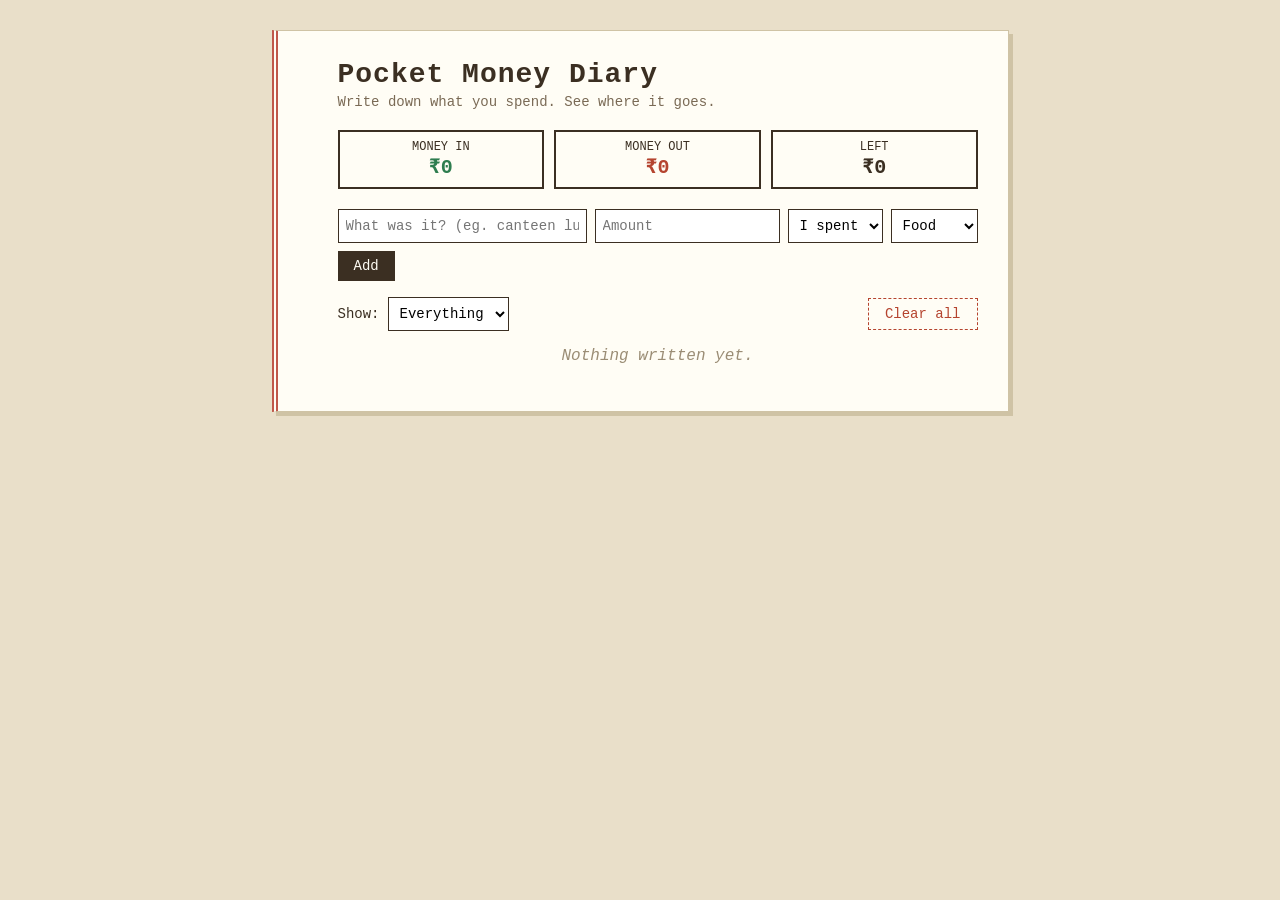
<file: 1-expense-tracker/index.html>
<!DOCTYPE html>
<html lang="en">
<head>
  <meta charset="UTF-8">
  <meta name="viewport" content="width=device-width, initial-scale=1.0">
  <title>Pocket Money Diary</title>
  <link rel="stylesheet" href="css/style.css">
</head>
<body>

  <div class="notebook">
    <h1>Pocket Money Diary</h1>
    <p class="sub">Write down what you spend. See where it goes.</p>

    <!-- three small boxes at the top -->
    <div class="totals">
      <div class="box">
        <span>Money in</span>
        <strong id="incomeTotal">₹0</strong>
      </div>
      <div class="box">
        <span>Money out</span>
        <strong id="expenseTotal">₹0</strong>
      </div>
      <div class="box">
        <span>Left</span>
        <strong id="balance">₹0</strong>
      </div>
    </div>

    <form id="entryForm">
      <input type="text" id="title" placeholder="What was it? (eg. canteen lunch)" required>
      <input type="number" id="amount" placeholder="Amount" min="1" required>

      <select id="type">
        <option value="expense">I spent</option>
        <option value="income">I got</option>
      </select>

      <select id="category">
        <option>Food</option>
        <option>Travel</option>
        <option>Books</option>
        <option>Fun</option>
        <option>Other</option>
      </select>

      <button type="submit">Add</button>
    </form>

    <div class="filterRow">
      <label for="filter">Show:</label>
      <select id="filter">
        <option value="all">Everything</option>
        <option value="Food">Food</option>
        <option value="Travel">Travel</option>
        <option value="Books">Books</option>
        <option value="Fun">Fun</option>
        <option value="Other">Other</option>
      </select>
      <button id="clearBtn" type="button">Clear all</button>
    </div>

    <ul id="list"></ul>
    <p id="emptyMsg">Nothing written yet.</p>
  </div>

  <script src="js/script.js"></script>
</body>
</html>
</file>
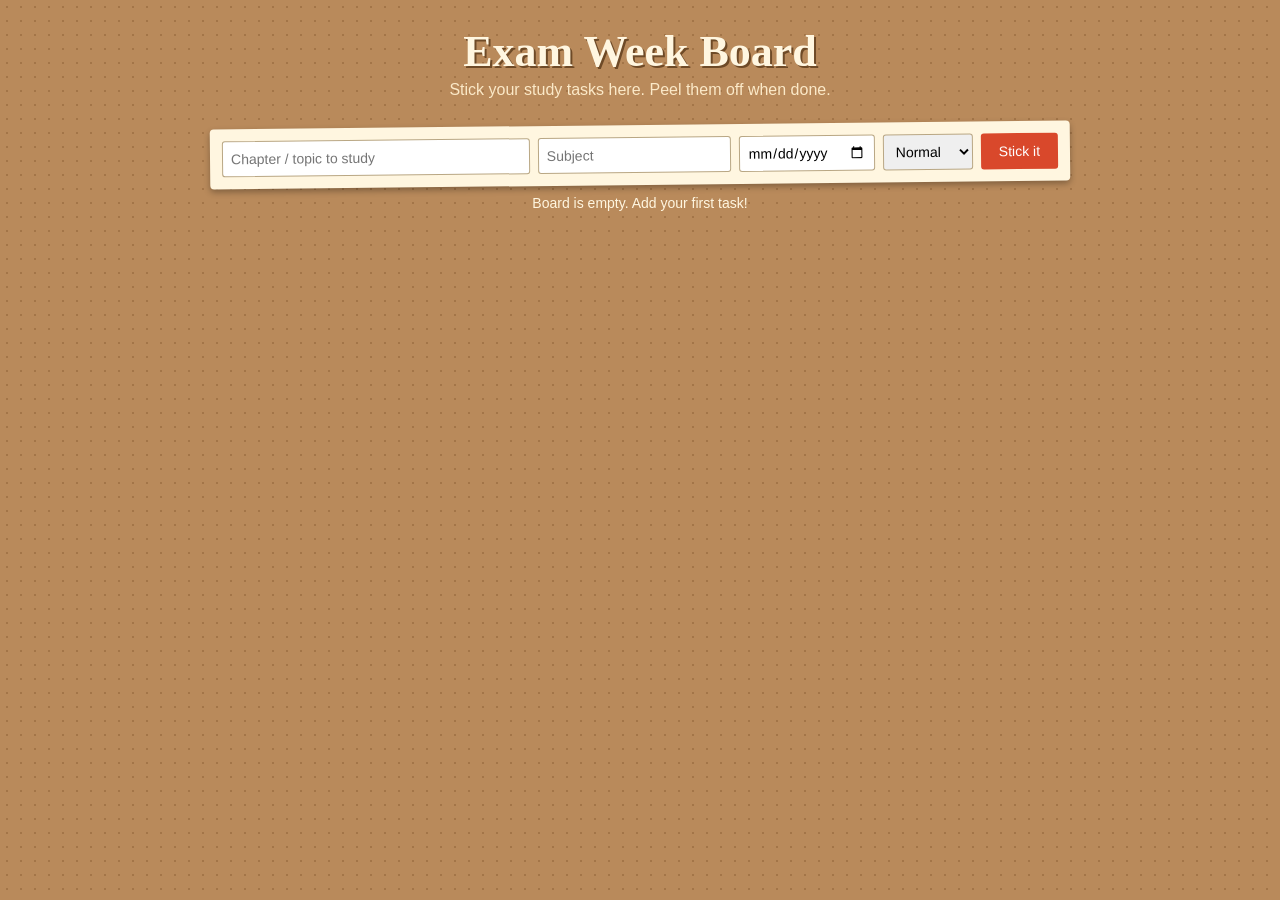
<file: 2-study-planner/index.html>
<!DOCTYPE html>
<html lang="en">
<head>
  <meta charset="UTF-8">
  <meta name="viewport" content="width=device-width, initial-scale=1.0">
  <title>Exam Week Board</title>
  <link rel="stylesheet" href="css/style.css">
</head>
<body>

  <header>
    <h1>Exam Week Board</h1>
    <p>Stick your study tasks here. Peel them off when done.</p>
  </header>

  <section class="addBar">
    <input type="text" id="taskText" placeholder="Chapter / topic to study">
    <input type="text" id="subject" placeholder="Subject">
    <input type="date" id="dueDate">
    <select id="level">
      <option value="high">Urgent</option>
      <option value="mid" selected>Normal</option>
      <option value="low">Relaxed</option>
    </select>
    <button id="addBtn">Stick it</button>
  </section>

  <p id="counter"></p>

  <main id="board"></main>

  <script src="js/script.js"></script>
</body>
</html>
</file>
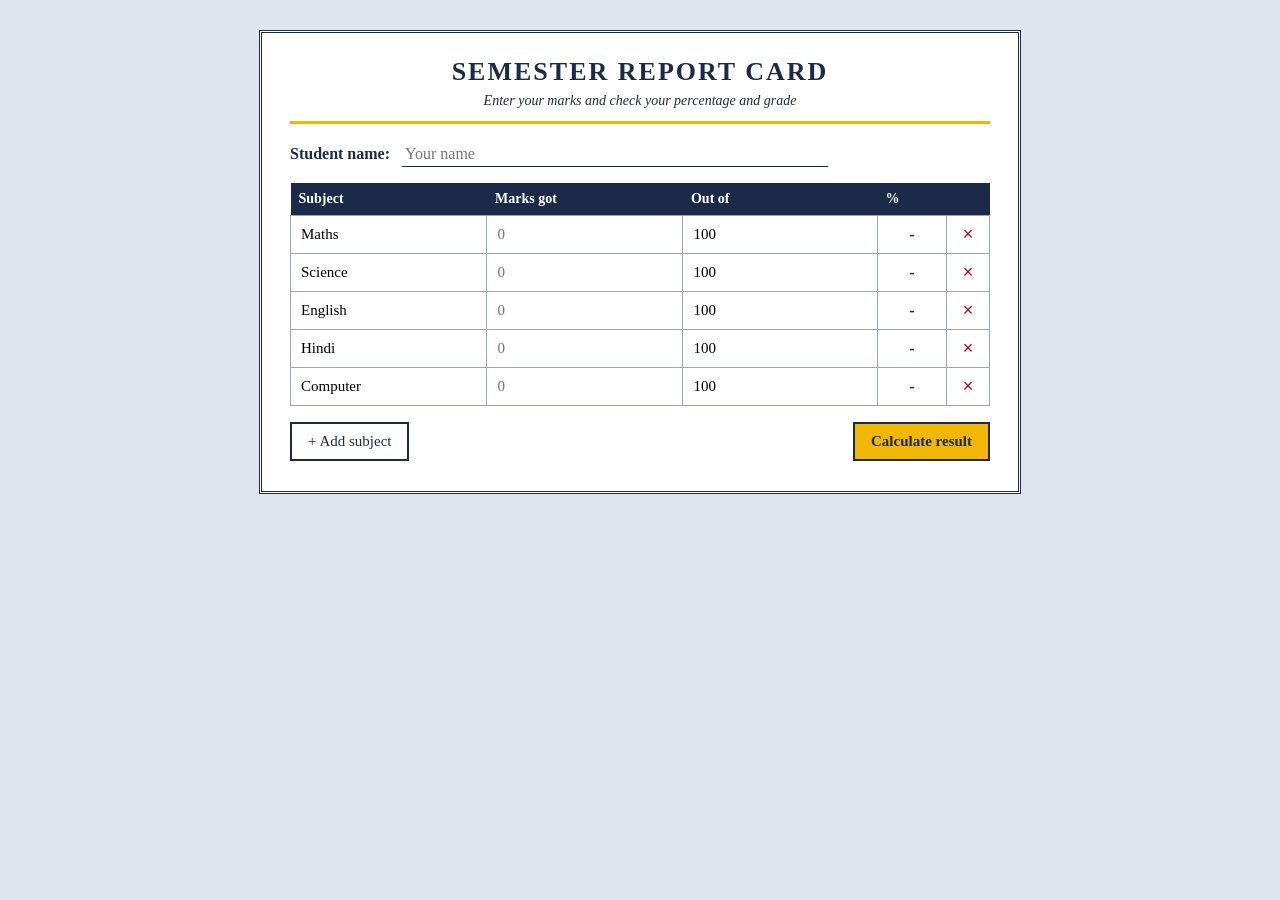
<file: 3-marks-calculator/index.html>
<!DOCTYPE html>
<html lang="en">
<head>
  <meta charset="UTF-8">
  <meta name="viewport" content="width=device-width, initial-scale=1.0">
  <title>Report Card Calculator</title>
  <link rel="stylesheet" href="css/style.css">
</head>
<body>

  <div class="sheet">
    <div class="top">
      <h1>Semester Report Card</h1>
      <p>Enter your marks and check your percentage and grade</p>
    </div>

    <label class="nameRow">
      Student name:
      <input type="text" id="studentName" placeholder="Your name">
    </label>

    <table>
      <thead>
        <tr>
          <th>Subject</th>
          <th>Marks got</th>
          <th>Out of</th>
          <th>%</th>
          <th></th>
        </tr>
      </thead>
      <tbody id="rows"></tbody>
    </table>

    <div class="actions">
      <button id="addRow">+ Add subject</button>
      <button id="calc" class="main">Calculate result</button>
    </div>

    <div id="result" class="hidden">
      <h2 id="resultName"></h2>
      <div class="resultGrid">
        <div><span>Total</span><b id="total"></b></div>
        <div><span>Percentage</span><b id="percent"></b></div>
        <div><span>Grade</span><b id="grade"></b></div>
        <div><span>Status</span><b id="status"></b></div>
      </div>
      <p id="remark"></p>
    </div>
  </div>

  <script src="js/script.js"></script>
</body>
</html>
</file>
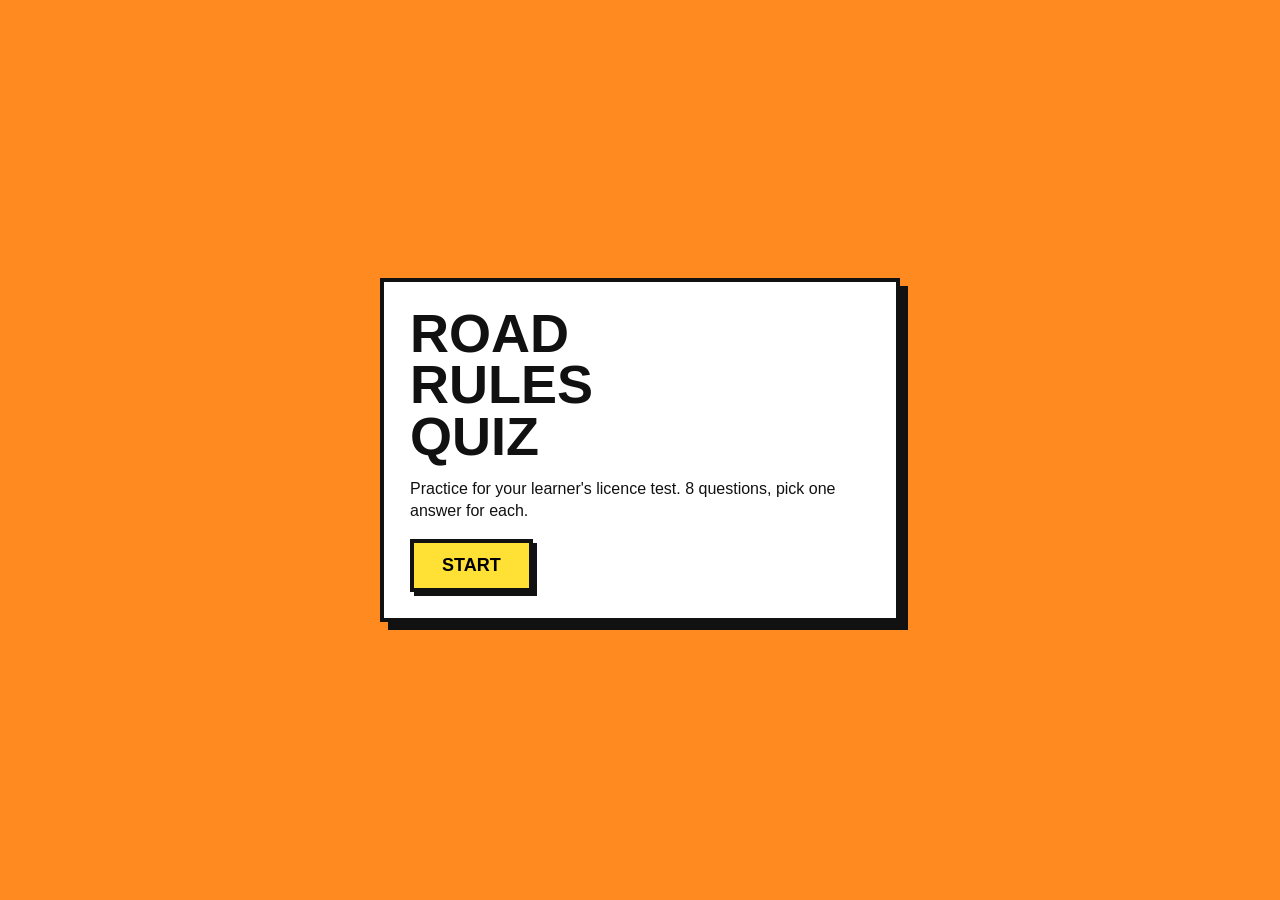
<file: 4-road-rules-quiz/index.html>
<!DOCTYPE html>
<html lang="en">
<head>
  <meta charset="UTF-8">
  <meta name="viewport" content="width=device-width, initial-scale=1.0">
  <title>Road Rules Quiz</title>
  <link rel="stylesheet" href="css/style.css">
</head>
<body>

  <div class="wrap">

    <!-- start screen -->
    <section id="startScreen" class="card">
      <h1>ROAD<br>RULES<br>QUIZ</h1>
      <p>Practice for your learner's licence test. 8 questions, pick one answer for each.</p>
      <button id="startBtn" class="big">Start</button>
    </section>

    <!-- question screen -->
    <section id="quizScreen" class="card hidden">
      <div class="topLine">
        <span id="qNumber"></span>
        <span id="scoreNow"></span>
      </div>
      <div class="bar"><div id="barFill"></div></div>

      <h2 id="question"></h2>
      <div id="options"></div>

      <p id="feedback"></p>
      <button id="nextBtn" class="big hidden">Next</button>
    </section>

    <!-- result screen -->
    <section id="endScreen" class="card hidden">
      <h2>Quiz over</h2>
      <p class="bigScore"><span id="finalScore"></span> / 8</p>
      <p id="finalMsg"></p>
      <button id="againBtn" class="big">Try again</button>
    </section>

  </div>

  <script src="js/script.js"></script>
</body>
</html>
</file>
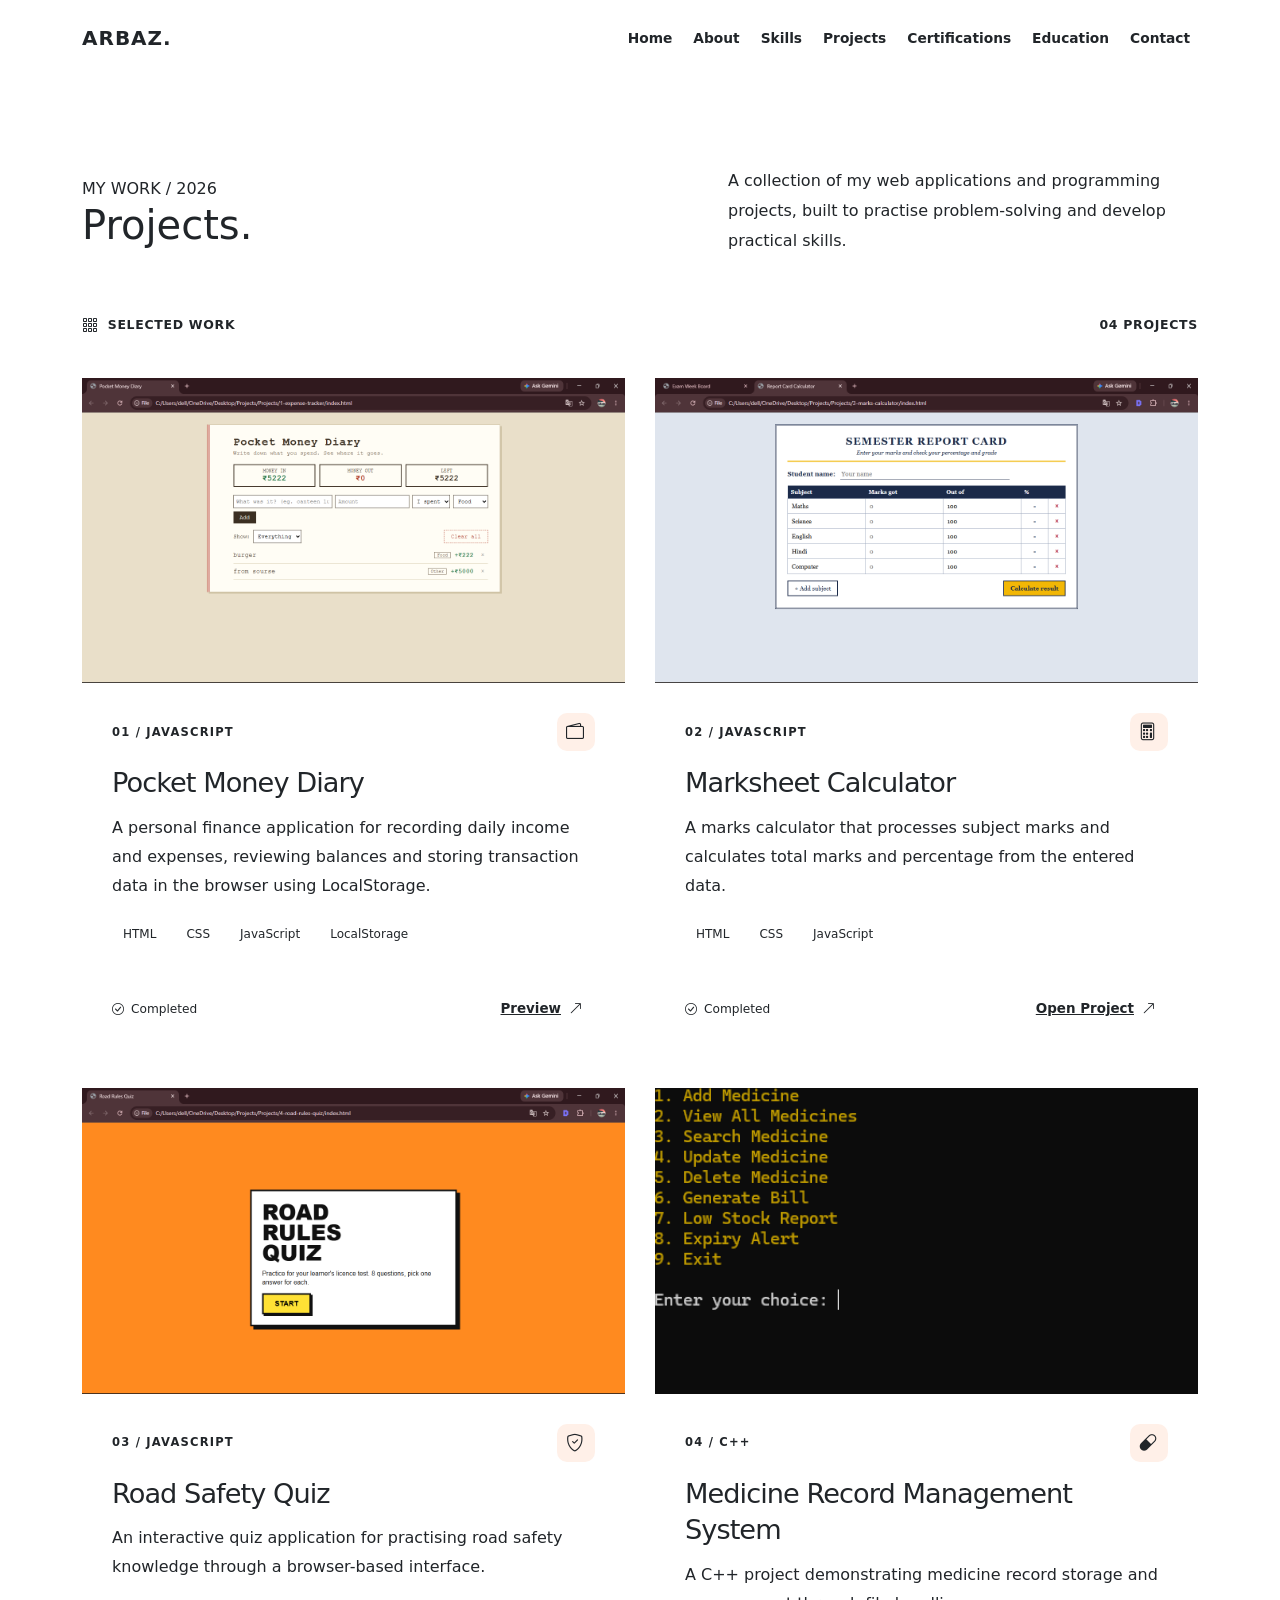
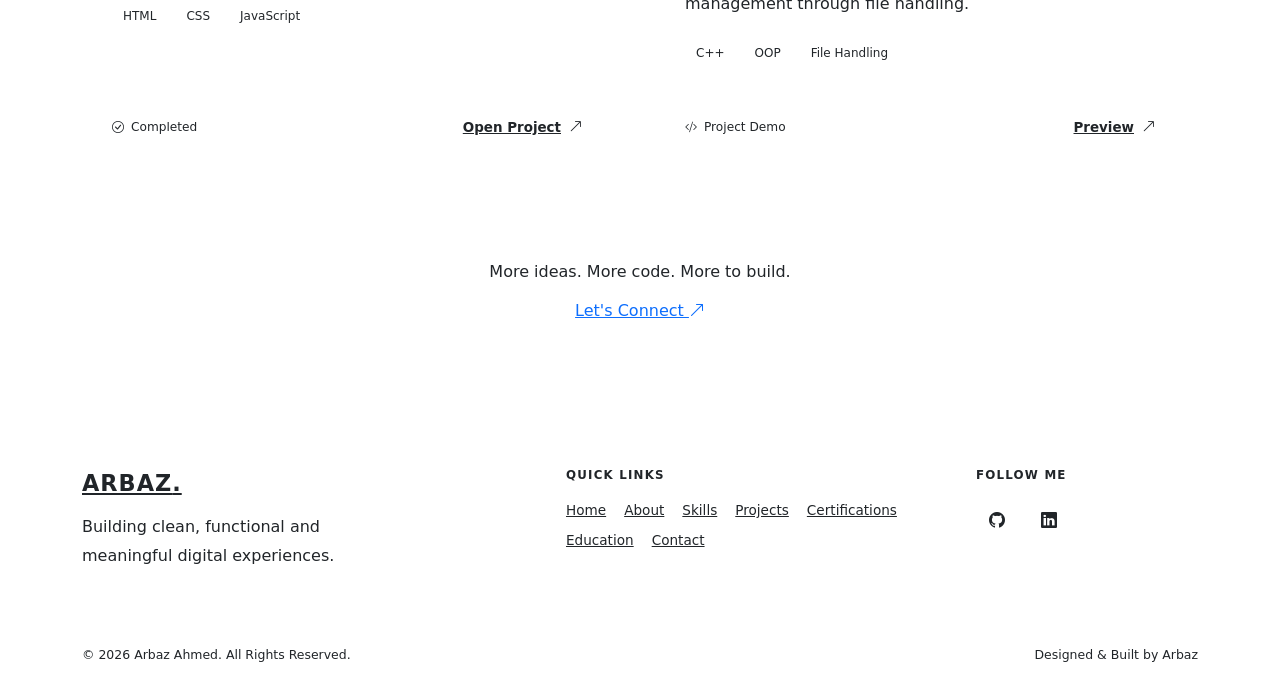
<file: projects.html>
<!DOCTYPE html>
<html lang="en">
<head>
  <meta charset="UTF-8">
  <meta name="viewport" content="width=device-width, initial-scale=1">
  <meta name="description" content="Explore the web development and programming projects built by Arbaz Ahmed.">
  <meta name="theme-color" content="#ffffff">

  <title>Projects | Arbaz Ahmed</title>

  <link rel="preconnect" href="https://fonts.googleapis.com">
  <link rel="preconnect" href="https://fonts.gstatic.com" crossorigin>

  <link href="https://fonts.googleapis.com/css2?family=Inter:wght@400;500;600;700;800&display=swap" rel="stylesheet">
  <link href="https://cdn.jsdelivr.net/npm/bootstrap@5.3.8/dist/css/bootstrap.min.css" rel="stylesheet">
  <link href="https://cdn.jsdelivr.net/npm/bootstrap-icons@1.13.1/font/bootstrap-icons.min.css" rel="stylesheet">
  <link rel="stylesheet" href="style.css">
</head>

<body>

<header class="site-header">
  <nav class="navbar navbar-expand-lg">
    <div class="container">

      <a class="navbar-brand" href="index.html#home">
        ARBAZ<span>.</span>
      </a>

      <button
        class="navbar-toggler"
        type="button"
        data-bs-toggle="collapse"
        data-bs-target="#projectsNavbar"
        aria-controls="projectsNavbar"
        aria-expanded="false"
        aria-label="Toggle navigation">
        <span class="navbar-toggler-icon"></span>
      </button>

      <div class="collapse navbar-collapse" id="projectsNavbar">
        <ul class="navbar-nav ms-auto align-items-lg-center">

          <li class="nav-item">
            <a class="nav-link" href="index.html#home">Home</a>
          </li>

          <li class="nav-item">
            <a class="nav-link" href="index.html#about">About</a>
          </li>

          <li class="nav-item">
            <a class="nav-link" href="index.html#skills">Skills</a>
          </li>

          <li class="nav-item">
            <a class="nav-link active" href="projects.html" aria-current="page">Projects</a>
          </li>

          <li class="nav-item">
            <a class="nav-link" href="index.html#certifications">Certifications</a>
          </li>

          <li class="nav-item">
            <a class="nav-link" href="index.html#resume">Education</a>
          </li>

          <li class="nav-item">
            <a class="nav-link" href="index.html#contact">Contact</a>
          </li>

        </ul>
      </div>

    </div>
  </nav>
</header>

<main>

  <section class="all-projects-page page-section">
    <div class="container">

      <div class="all-projects-heading">
        <div>
          <span class="section-number">MY WORK / 2026</span>
          <h1 class="section-title">Projects<span>.</span></h1>
        </div>

        <p>
          A collection of my web applications and programming projects,
          built to practise problem-solving and develop practical skills.
        </p>
      </div>

      <div class="projects-toolbar">
        <span><i class="bi bi-grid-3x3-gap"></i> Selected Work</span>
        <span>04 Projects</span>
      </div>

      <div class="all-projects-grid">

        <!-- Pocket Money Diary -->
        <article class="all-project-card">
          <a class="project-card-image" href="1-expense-tracker/index.html" target="_blank" rel="noopener noreferrer" aria-label="View Pocket Money Diary screenshot">
            <img src="assets/Money.jpeg" alt="Pocket Money Diary project preview" loading="lazy">
            <span class="project-image-action"><i class="bi bi-arrows-fullscreen"></i></span>
          </a>

          <div class="all-project-card-content">
            <div class="project-card-meta">
              <span>01 / JAVASCRIPT</span>
              <i class="bi bi-wallet2"></i>
            </div>

            <h2>Pocket Money Diary</h2>

            <p>
              A personal finance application for recording daily income
              and expenses, reviewing balances and storing transaction
              data in the browser using LocalStorage.
            </p>

            <div class="tag-list">
              <span>HTML</span>
              <span>CSS</span>
              <span>JavaScript</span>
              <span>LocalStorage</span>
            </div>

            <div class="project-card-actions">
              <span class="project-status">
                <i class="bi bi-check-circle"></i> Completed
              </span>
              <a class="project-action-link" href="1-expense-tracker/index.html" target="_blank" rel="noopener noreferrer">
                Preview <i class="bi bi-arrow-up-right"></i>
              </a>
            </div>
          </div>
        </article>

        <!-- Marksheet Calculator -->
        <article class="all-project-card">
          <a class="project-card-image" href="3-marks-calculator/index.html" aria-label="Open Marksheet Calculator">
            <img src="assets/mcal.png" alt="Marksheet Calculator project preview" loading="lazy">
            <span class="project-image-action"><i class="bi bi-arrow-up-right"></i></span>
          </a>

          <div class="all-project-card-content">
            <div class="project-card-meta">
              <span>02 / JAVASCRIPT</span>
              <i class="bi bi-calculator"></i>
            </div>

            <h2>Marksheet Calculator</h2>

            <p>
              A marks calculator that processes subject marks and
              calculates total marks and percentage from the entered data.
            </p>

            <div class="tag-list">
              <span>HTML</span>
              <span>CSS</span>
              <span>JavaScript</span>
            </div>

            <div class="project-card-actions">
              <span class="project-status">
                <i class="bi bi-check-circle"></i> Completed
              </span>
              <a class="project-action-link" href="3-marks-calculator/index.html">
                Open Project <i class="bi bi-arrow-up-right"></i>
              </a>
            </div>
          </div>
        </article>

        <!-- Road Safety Quiz -->
        <article class="all-project-card">
          <a class="project-card-image" href="4-road-rules-quiz/index.html" aria-label="Open Road Safety Quiz">
            <img src="assets/rq.png" alt="Road Safety Quiz project preview" loading="lazy">
            <span class="project-image-action"><i class="bi bi-arrow-up-right"></i></span>
          </a>

          <div class="all-project-card-content">
            <div class="project-card-meta">
              <span>03 / JAVASCRIPT</span>
              <i class="bi bi-shield-check"></i>
            </div>

            <h2>Road Safety Quiz</h2>

            <p>
              An interactive quiz application for practising road safety
              knowledge through a browser-based interface.
            </p>

            <div class="tag-list">
              <span>HTML</span>
              <span>CSS</span>
              <span>JavaScript</span>
            </div>

            <div class="project-card-actions">
              <span class="project-status">
                <i class="bi bi-check-circle"></i> Completed
              </span>
              <a class="project-action-link" href="4-road-rules-quiz/index.html">
                Open Project <i class="bi bi-arrow-up-right"></i>
              </a>
            </div>
          </div>
        </article>

        <!-- Medicine Record Management System -->
        <article class="all-project-card">
          <a class="project-card-image" href="smart-medica-system/MAIN.CPP" target="_blank" rel="noopener noreferrer" aria-label="View Medicine Record Management System screenshot">
            <img src="assets/sms.png" alt="Medicine Record Management System project preview" loading="lazy">
            <span class="project-image-action"><i class="bi bi-arrows-fullscreen"></i></span>
          </a>

          <div class="all-project-card-content">
            <div class="project-card-meta">
              <span>04 / C++</span>
              <i class="bi bi-capsule"></i>
            </div>

            <h2>Medicine Record Management System</h2>

            <p>
              A C++ project demonstrating medicine record storage and
              management through file handling.
            </p>

            <div class="tag-list">
              <span>C++</span>
              <span>OOP</span>
              <span>File Handling</span>
            </div>

            <div class="project-card-actions">
              <span class="project-status">
                <i class="bi bi-code-slash"></i> Project Demo
              </span>
              <a class="project-action-link" href="smart-medica-system/MAIN.CPP" target="_blank" rel="noopener noreferrer">
                Preview <i class="bi bi-arrow-up-right"></i>
              </a>
            </div>
          </div>
        </article>

      </div>

      <div class="projects-end-note">
        <span class="projects-end-line"></span>
        <p>More ideas. More code. More to build.</p>
        <a href="index.html#contact" class="button button-primary">
          Let's Connect <i class="bi bi-arrow-up-right"></i>
        </a>
      </div>

    </div>
  </section>

</main>

<footer class="site-footer">
  <div class="container">

    <div class="footer-top">
      <div class="footer-brand">
        <a href="index.html#home">ARBAZ<span>.</span></a>
        <p>Building clean, functional and meaningful digital experiences.</p>
      </div>

      <div class="footer-navigation">
        <span>QUICK LINKS</span>
        <div class="footer-links">
          <a href="index.html#home">Home</a>
          <a href="index.html#about">About</a>
          <a href="index.html#skills">Skills</a>
          <a href="projects.html">Projects</a>
          <a href="index.html#certifications">Certifications</a>
          <a href="index.html#resume">Education</a>
          <a href="index.html#contact">Contact</a>
        </div>
      </div>

      <div class="footer-social">
        <span>FOLLOW ME</span>
        <div class="footer-social-links">
          <a href="https://github.com/arbazsiddiqui-r" target="_blank" rel="noopener noreferrer" aria-label="GitHub"><i class="bi bi-github"></i></a>
          <a href="https://www.linkedin.com/in/arbaz-siddiqui1" target="_blank" rel="noopener noreferrer" aria-label="LinkedIn"><i class="bi bi-linkedin"></i></a>
        </div>
      </div>
    </div>

    <div class="footer-bottom">
      <p>© <span id="currentYear">2026</span> Arbaz Ahmed. All Rights Reserved.</p>
      <p>Designed &amp; Built by Arbaz</p>
    </div>

  </div>
</footer>

<script src="https://cdn.jsdelivr.net/npm/bootstrap@5.3.8/dist/js/bootstrap.bundle.min.js"></script>
<script src="js/main.js"></script>
</body>
</html>
</file>
<file: 1-expense-tracker/css/style.css>
/* Pocket Money Diary - notebook look */

body {
  margin: 0;
  background: #e9dfc9;
  font-family: "Courier New", Courier, monospace;
  color: #3b2f22;
  padding: 30px 12px;
}

.notebook {
  max-width: 640px;
  margin: 0 auto;
  background: #fffdf5;
  padding: 28px 30px 30px 60px;
  border: 1px solid #cfc3a5;
  border-left: 6px double #c0584a;   /* the red margin line */
  box-shadow: 4px 4px 0 #cfc3a5;
}

h1 {
  margin: 0;
  font-size: 28px;
  letter-spacing: 1px;
}

.sub {
  margin: 4px 0 20px;
  font-size: 14px;
  color: #7a6a55;
}

.totals {
  display: flex;
  gap: 10px;
  margin-bottom: 20px;
}

.box {
  flex: 1;
  border: 2px solid #3b2f22;
  padding: 8px 10px;
  text-align: center;
}

.box span {
  display: block;
  font-size: 12px;
  text-transform: uppercase;
}

.box strong {
  font-size: 20px;
}

#incomeTotal { color: #2e7d4f; }
#expenseTotal { color: #b5442f; }

form {
  display: flex;
  flex-wrap: wrap;
  gap: 8px;
  margin-bottom: 16px;
}

input, select {
  font-family: inherit;
  font-size: 14px;
  padding: 7px;
  border: 1px solid #3b2f22;
  background: #fff;
}

#title { flex: 2 1 200px; }
#amount { flex: 1 1 90px; }

button {
  font-family: inherit;
  font-size: 14px;
  padding: 7px 16px;
  background: #3b2f22;
  color: #fffdf5;
  border: none;
  cursor: pointer;
}

button:hover {
  background: #b5442f;
}

.filterRow {
  display: flex;
  align-items: center;
  gap: 8px;
  margin-bottom: 10px;
  font-size: 14px;
}

#clearBtn {
  margin-left: auto;
  background: transparent;
  color: #b5442f;
  border: 1px dashed #b5442f;
}

#clearBtn:hover {
  background: #b5442f;
  color: #fff;
}

ul {
  list-style: none;
  padding: 0;
  margin: 0;
}

li {
  display: flex;
  align-items: center;
  gap: 10px;
  padding: 9px 0;
  border-bottom: 1px solid #d9cfb4;
}

li .name { flex: 1; }
li .tag {
  font-size: 11px;
  border: 1px solid #7a6a55;
  padding: 1px 6px;
  color: #7a6a55;
}
li .money { font-weight: bold; }
li.expense .money { color: #b5442f; }
li.income .money { color: #2e7d4f; }

li .del {
  padding: 2px 8px;
  background: none;
  color: #999;
  font-size: 16px;
}
li .del:hover { color: #b5442f; background: none; }

#emptyMsg {
  text-align: center;
  color: #9b8d75;
  font-style: italic;
}

@media (max-width: 500px) {
  .notebook { padding-left: 28px; }
  .totals { flex-direction: column; }
}
</file>
<file: 2-study-planner/css/style.css>
/* Exam Week Board - cork board with sticky notes */

* { box-sizing: border-box; }

body {
  margin: 0;
  min-height: 100vh;
  background-color: #b98a5b;
  /* little dots to look like cork */
  background-image: radial-gradient(#a37548 1.5px, transparent 1.5px);
  background-size: 14px 14px;
  font-family: "Trebuchet MS", sans-serif;
  color: #2b2118;
}

header {
  text-align: center;
  padding: 26px 10px 8px;
}

header h1 {
  margin: 0;
  font-family: "Brush Script MT", cursive;
  font-size: 44px;
  color: #fff6e0;
  text-shadow: 2px 2px 0 #6e4a27;
}

header p {
  margin: 4px 0 0;
  color: #fbe9c8;
}

.addBar {
  max-width: 860px;
  margin: 18px auto 10px;
  padding: 12px;
  background: #fff6e0;
  border-radius: 4px;
  display: flex;
  flex-wrap: wrap;
  gap: 8px;
  transform: rotate(-0.6deg);
  box-shadow: 0 3px 6px rgba(0,0,0,0.3);
}

.addBar input, .addBar select {
  padding: 8px;
  font-size: 14px;
  border: 1px solid #b9a784;
  border-radius: 3px;
  font-family: inherit;
}

#taskText { flex: 3 1 200px; }
#subject { flex: 1 1 110px; }

.addBar button {
  background: #d9482b;
  color: white;
  border: none;
  padding: 8px 18px;
  font-size: 14px;
  border-radius: 3px;
  cursor: pointer;
  font-family: inherit;
}
.addBar button:hover { background: #b33a21; }

#counter {
  text-align: center;
  color: #fff6e0;
  font-size: 14px;
  margin: 6px 0 14px;
}

#board {
  max-width: 980px;
  margin: 0 auto;
  padding: 10px 14px 50px;
  display: flex;
  flex-wrap: wrap;
  gap: 22px;
  justify-content: center;
}

.note {
  width: 200px;
  min-height: 170px;
  padding: 16px 14px 12px;
  position: relative;
  box-shadow: 3px 5px 8px rgba(0,0,0,0.3);
  display: flex;
  flex-direction: column;
}

/* every note is tilted a bit differently */
.note:nth-child(3n+1) { transform: rotate(-2deg); }
.note:nth-child(3n+2) { transform: rotate(1.5deg); }
.note:nth-child(3n)   { transform: rotate(-0.5deg); }

.note.high { background: #ffb3a7; }
.note.mid  { background: #ffe680; }
.note.low  { background: #b9e6a8; }

/* the pin */
.note::before {
  content: "";
  position: absolute;
  top: -6px;
  left: 50%;
  width: 14px;
  height: 14px;
  margin-left: -7px;
  border-radius: 50%;
  background: #444;
  box-shadow: 1px 2px 2px rgba(0,0,0,0.4);
}

.note .subj {
  font-size: 11px;
  text-transform: uppercase;
  letter-spacing: 1px;
  opacity: 0.7;
}

.note .text {
  flex: 1;
  font-size: 17px;
  margin: 6px 0;
  line-height: 1.25;
}

.note .due {
  font-size: 12px;
}

.note .late {
  color: #a30000;
  font-weight: bold;
}

.note .buttons {
  margin-top: 8px;
  display: flex;
  justify-content: space-between;
}

.note .buttons button {
  background: rgba(0,0,0,0.12);
  border: none;
  padding: 4px 9px;
  font-size: 12px;
  cursor: pointer;
  border-radius: 3px;
}
.note .buttons button:hover { background: rgba(0,0,0,0.25); }

.note.done .text {
  text-decoration: line-through;
  opacity: 0.5;
}
.note.done { filter: grayscale(0.7); }
</file>
<file: 3-marks-calculator/css/style.css>
/* Report Card Calculator - looks like a school mark sheet */

body {
  margin: 0;
  background: #dfe5ee;
  font-family: Georgia, "Times New Roman", serif;
  color: #1b2a49;
  padding: 30px 12px;
}

.sheet {
  max-width: 700px;
  margin: 0 auto;
  background: #fff;
  border: 3px double #1b2a49;
  padding: 24px 28px 30px;
}

.top {
  text-align: center;
  border-bottom: 3px solid #f2b705;
  padding-bottom: 12px;
  margin-bottom: 18px;
}

.top h1 {
  margin: 0;
  font-size: 26px;
  text-transform: uppercase;
  letter-spacing: 2px;
}

.top p {
  margin: 6px 0 0;
  font-style: italic;
  font-size: 14px;
}

.nameRow {
  display: block;
  margin-bottom: 16px;
  font-weight: bold;
}

.nameRow input {
  margin-left: 8px;
  width: 60%;
  border: none;
  border-bottom: 1px solid #1b2a49;
  font-family: inherit;
  font-size: 16px;
  padding: 3px;
  outline: none;
}

table {
  width: 100%;
  border-collapse: collapse;
}

th {
  background: #1b2a49;
  color: #fff;
  padding: 8px;
  font-size: 14px;
  text-align: left;
}

td {
  border: 1px solid #9aa5bb;
  padding: 4px;
}

td input {
  width: 100%;
  box-sizing: border-box;
  border: none;
  padding: 6px;
  font-family: inherit;
  font-size: 15px;
  background: transparent;
}

td input:focus {
  outline: 2px solid #f2b705;
}

td.pct {
  text-align: center;
  width: 60px;
  font-weight: bold;
}

td.rm {
  width: 34px;
  text-align: center;
}

.rm button {
  border: none;
  background: none;
  color: #b00020;
  font-size: 18px;
  cursor: pointer;
}

.actions {
  margin-top: 16px;
  display: flex;
  justify-content: space-between;
}

.actions button {
  font-family: inherit;
  font-size: 15px;
  padding: 9px 16px;
  border: 2px solid #1b2a49;
  background: #fff;
  color: #1b2a49;
  cursor: pointer;
}

.actions button:hover {
  background: #eef1f7;
}

.actions button.main {
  background: #f2b705;
  font-weight: bold;
}

.actions button.main:hover {
  background: #d9a200;
}

#result {
  margin-top: 24px;
  border: 2px solid #1b2a49;
  padding: 14px 18px;
}

#result h2 {
  margin: 0 0 12px;
  font-size: 20px;
}

.resultGrid {
  display: grid;
  grid-template-columns: repeat(4, 1fr);
  gap: 10px;
  text-align: center;
}

.resultGrid span {
  display: block;
  font-size: 12px;
  text-transform: uppercase;
  color: #55607a;
}

.resultGrid b {
  font-size: 22px;
}

#remark {
  margin: 14px 0 0;
  font-style: italic;
}

.hidden { display: none; }
.pass { color: #1b7a3a; }
.fail { color: #b00020; }

@media (max-width: 520px) {
  .resultGrid { grid-template-columns: 1fr 1fr; }
  .nameRow input { width: 90%; margin: 6px 0 0; }
}
</file>
<file: 4-road-rules-quiz/css/style.css>
/* Road Rules Quiz - bold, flat, thick black borders */

* { box-sizing: border-box; }

body {
  margin: 0;
  min-height: 100vh;
  background: #ff8a1f;
  font-family: Arial, Helvetica, sans-serif;
  display: flex;
  align-items: center;
  justify-content: center;
  padding: 20px;
  color: #111;
}

.wrap {
  width: 100%;
  max-width: 520px;
}

.card {
  background: #fff;
  border: 4px solid #111;
  box-shadow: 8px 8px 0 #111;
  padding: 26px;
}

h1 {
  font-size: 54px;
  line-height: 0.95;
  margin: 0 0 14px;
  font-weight: 900;
}

h2 {
  margin: 14px 0;
  font-size: 22px;
  line-height: 1.3;
}

p { line-height: 1.4; }

.big {
  font-size: 18px;
  font-weight: bold;
  padding: 12px 28px;
  background: #ffe135;
  border: 4px solid #111;
  box-shadow: 4px 4px 0 #111;
  cursor: pointer;
  text-transform: uppercase;
}

.big:hover {
  background: #fff;
}

.big:active {
  box-shadow: 0 0 0 #111;
  transform: translate(4px, 4px);
}

.topLine {
  display: flex;
  justify-content: space-between;
  font-weight: bold;
  margin-bottom: 8px;
}

.bar {
  height: 14px;
  border: 3px solid #111;
}

#barFill {
  height: 100%;
  width: 0;
  background: #111;
  transition: width 0.3s;
}

#options button {
  display: block;
  width: 100%;
  text-align: left;
  margin-bottom: 10px;
  padding: 12px 14px;
  font-size: 16px;
  background: #fff;
  border: 3px solid #111;
  cursor: pointer;
}

#options button:hover:not(:disabled) {
  background: #ffe135;
}

#options button:disabled {
  cursor: default;
}

#options button.right {
  background: #5ee06b;
}

#options button.wrong {
  background: #ff5c5c;
}

#feedback {
  font-weight: bold;
  min-height: 22px;
  margin: 4px 0 14px;
}

.bigScore {
  font-size: 64px;
  font-weight: 900;
  margin: 10px 0;
}

.hidden { display: none; }

@media (max-width: 420px) {
  h1 { font-size: 42px; }
  .card { padding: 18px; }
}
</file>
<file: style.css>
/* All Projects page */
.all-projects-page {
  min-height: 75vh;
  background: var(--white);
}

.all-projects-heading {
  display: flex;
  align-items: flex-end;
  justify-content: space-between;
  gap: 35px;
  margin-bottom: 45px;
}

.all-projects-heading > p {
  max-width: 470px;
  margin: 0;
  line-height: 1.9;
}

.projects-toolbar {
  display: flex;
  align-items: center;
  justify-content: space-between;
  gap: 20px;
  padding: 15px 0;
  margin-bottom: 24px;
  border-top: 1px solid var(--border);
  border-bottom: 1px solid var(--border);
  color: var(--muted);
  font-size: 0.78rem;
  font-weight: 600;
  letter-spacing: 0.7px;
  text-transform: uppercase;
}

.projects-toolbar > span:first-child {
  display: flex;
  align-items: center;
  gap: 9px;
  color: var(--black);
}

.projects-toolbar i {
  color: var(--orange);
  font-size: 1rem;
}

.all-projects-grid {
  display: grid;
  grid-template-columns: repeat(2, minmax(0, 1fr));
  gap: 30px;
}

.all-project-card {
  display: flex;
  flex-direction: column;
  min-width: 0;
  overflow: hidden;
  border: 1px solid var(--border);
  border-radius: var(--radius);
  background: var(--white);
  transition: transform var(--transition), border-color var(--transition),
    box-shadow var(--transition);
}

.all-project-card:hover {
  transform: translateY(-6px);
  border-color: rgba(234, 88, 12, 0.55);
  box-shadow: 0 18px 40px rgba(23, 23, 23, 0.09);
}

.project-card-image {
  position: relative;
  display: block;
  overflow: hidden;
  aspect-ratio: 16 / 9;
  background: var(--light);
}

.project-card-image img {
  width: 100%;
  height: 100%;
  object-fit: cover;
  object-position: center;
  transition: transform 0.45s ease, filter 0.45s ease;
}

.all-project-card:hover .project-card-image img {
  transform: scale(1.045);
}

.project-image-action {
  position: absolute;
  right: 15px;
  bottom: 15px;
  display: grid;
  width: 40px;
  height: 40px;
  place-items: center;
  border: 1px solid rgba(255, 255, 255, 0.5);
  border-radius: 50%;
  background: var(--white);
  color: var(--black);
  opacity: 0;
  transform: translateY(6px);
  transition: opacity var(--transition), transform var(--transition),
    color var(--transition), background var(--transition);
}

.all-project-card:hover .project-image-action,
.project-card-image:focus-visible .project-image-action {
  opacity: 1;
  transform: translateY(0);
}

.project-image-action:hover {
  background: var(--orange);
  color: var(--white);
}

.all-project-card-content {
  display: flex;
  flex: 1;
  flex-direction: column;
  padding: clamp(20px, 3vw, 30px);
}

.project-card-meta {
  display: flex;
  align-items: center;
  justify-content: space-between;
  gap: 12px;
  margin-bottom: 14px;
  color: var(--muted);
  font-size: 0.72rem;
  font-weight: 700;
  letter-spacing: 1.2px;
}

.project-card-meta > span {
  transition: color var(--transition);
}

.all-project-card:hover .project-card-meta > span {
  color: var(--orange);
}

.project-card-meta > i {
  display: grid;
  width: 38px;
  height: 38px;
  flex: 0 0 38px;
  place-items: center;
  border-radius: 10px;
  background: #fff0e8;
  color: var(--orange);
  font-size: 1.1rem;
  transition: background var(--transition), color var(--transition);
}

.all-project-card:hover .project-card-meta > i {
  background: var(--orange);
  color: var(--white);
}

.all-project-card-content h2 {
  margin: 0 0 12px;
  font-size: clamp(1.25rem, 2.4vw, 1.7rem);
  line-height: 1.35;
  letter-spacing: -0.035em;
  overflow-wrap: anywhere;
  transition: color var(--transition);
}

.all-project-card:hover .all-project-card-content h2 {
  color: var(--orange);
}

.all-project-card-content > p {
  margin: 0;
  line-height: 1.8;
}

.all-project-card .tag-list {
  margin-top: 20px;
  margin-bottom: 24px;
}

.all-project-card .tag-list span {
  cursor: default;
}

.project-card-actions {
  display: flex;
  align-items: center;
  justify-content: space-between;
  gap: 15px;
  margin-top: auto;
  padding-top: 17px;
  border-top: 1px solid var(--border);
}

.project-status {
  display: inline-flex;
  align-items: center;
  gap: 7px;
  color: var(--muted);
  font-size: 0.76rem;
}

.project-status i {
  color: var(--orange);
}

.project-action-link {
  display: inline-flex;
  align-items: center;
  gap: 8px;
  color: var(--black);
  font-size: 0.84rem;
  font-weight: 700;
  transition: color var(--transition), gap var(--transition);
}

.project-action-link:hover {
  gap: 12px;
  color: var(--orange);
}

.projects-end-note {
  display: flex;
  flex-direction: column;
  align-items: center;
  gap: 15px;
  margin-top: 65px;
  text-align: center;
}

.projects-end-line {
  width: 55px;
  height: 3px;
  border-radius: 5px;
  background: var(--orange);
}

.projects-end-note p {
  margin: 0;
}

@media (max-width: 767.98px) {
  .all-projects-heading {
    align-items: flex-start;
    flex-direction: column;
    gap: 18px;
    margin-bottom: 32px;
  }

  .all-projects-grid {
    grid-template-columns: minmax(0, 1fr);
    gap: 22px;
  }

  .project-card-image {
    aspect-ratio: 16 / 9;
  }

  .projects-end-note {
    margin-top: 45px;
  }
}

@media (max-width: 420px) {
  .projects-toolbar {
    font-size: 0.68rem;
  }

  .all-project-card-content {
    padding: 19px;
  }

  .project-card-actions {
    align-items: flex-start;
    flex-direction: column;
  }

  .project-image-action {
    width: 36px;
    height: 36px;
    opacity: 1;
    transform: none;
  }
}

@media (prefers-reduced-motion: reduce) {
  .all-project-card,
  .project-card-image img,
  .project-image-action,
  .project-card-meta > span,
  .project-card-meta > i,
  .project-action-link {
    transition: none;
  }

  .all-project-card:hover,
  .all-project-card:hover .project-card-image img {
    transform: none;
  }
}

/* Projects page layout */
.all-projects-page {
  min-height: 75vh;
  padding-block: clamp(55px, 7vw, 90px);
  background: var(--white);
}

.all-projects-heading {
  display: flex;
  align-items: flex-end;
  justify-content: space-between;
  gap: 35px;
  margin-bottom: 42px;
}

.all-projects-heading > p {
  max-width: 470px;
  margin: 0;
  line-height: 1.9;
}

/* Navbar placement and hover */
.site-header {
  position: sticky;
  top: 0;
  z-index: 1000;
  background: rgba(255, 255, 255, 0.97);
  border-bottom: 1px solid var(--border);
  backdrop-filter: blur(12px);
}

.site-header .navbar {
  min-height: 76px;
  padding-block: 10px;
}

.navbar-brand {
  color: var(--black);
  font-weight: 800;
  letter-spacing: 1px;
  transition: color var(--transition);
}

.navbar-brand span,
.footer-brand > a span {
  color: var(--orange);
}

.navbar-brand:hover {
  color: var(--orange);
}

.navbar-nav {
  gap: 5px;
}

.navbar-nav .nav-link {
  position: relative;
  padding: 10px 12px;
  color: var(--muted);
  font-size: 0.86rem;
  font-weight: 600;
  transition: color var(--transition);
}

.navbar-nav .nav-link::after {
  position: absolute;
  right: 12px;
  bottom: 5px;
  left: 12px;
  height: 2px;
  content: "";
  background: var(--orange);
  transform: scaleX(0);
  transform-origin: left;
  transition: transform var(--transition);
}

.navbar-nav .nav-link:hover,
.navbar-nav .nav-link.active {
  color: var(--black);
}

.navbar-nav .nav-link:hover::after,
.navbar-nav .nav-link.active::after {
  transform: scaleX(1);
}

.navbar-toggler {
  border-color: var(--border);
}

.navbar-toggler:focus {
  box-shadow: 0 0 0 3px rgba(234, 88, 12, 0.15);
}

/* Projects toolbar */
.projects-toolbar {
  display: flex;
  align-items: center;
  justify-content: space-between;
  gap: 20px;
  padding-block: 15px;
  margin-bottom: 25px;
  border-top: 1px solid var(--border);
  border-bottom: 1px solid var(--border);
  color: var(--muted);
  font-size: 0.78rem;
  font-weight: 600;
  letter-spacing: 0.7px;
  text-transform: uppercase;
}

.projects-toolbar > span:first-child {
  display: flex;
  align-items: center;
  gap: 9px;
  color: var(--black);
}

.projects-toolbar i {
  color: var(--orange);
}

/* Responsive project grid */
.all-projects-grid {
  display: grid;
  grid-template-columns: repeat(2, minmax(0, 1fr));
  align-items: stretch;
  gap: 30px;
}

.all-project-card {
  display: flex;
  flex-direction: column;
  min-width: 0;
  overflow: hidden;
  border: 1px solid var(--border);
  border-radius: var(--radius);
  background: var(--white);
  transition: transform var(--transition), border-color var(--transition),
    box-shadow var(--transition);
}

.all-project-card:hover {
  transform: translateY(-5px);
  border-color: rgba(234, 88, 12, 0.6);
  box-shadow: 0 18px 40px rgba(23, 23, 23, 0.09);
}

/* Project image */
.project-card-image {
  position: relative;
  display: block;
  overflow: hidden;
  aspect-ratio: 16 / 9;
  background: var(--light);
}

.project-card-image img {
  width: 100%;
  height: 100%;
  object-fit: cover;
  object-position: center;
  transition: transform 0.45s ease;
}

.all-project-card:hover .project-card-image img {
  transform: scale(1.045);
}

.project-image-action {
  position: absolute;
  right: 15px;
  bottom: 15px;
  display: grid;
  width: 40px;
  height: 40px;
  place-items: center;
  border: 1px solid rgba(255, 255, 255, 0.7);
  border-radius: 50%;
  background: var(--white);
  color: var(--black);
  opacity: 0;
  transform: translateY(6px);
  transition: opacity var(--transition), transform var(--transition),
    color var(--transition), background var(--transition);
}

.all-project-card:hover .project-image-action,
.project-card-image:focus-visible .project-image-action {
  opacity: 1;
  transform: translateY(0);
}

.project-image-action:hover {
  background: var(--orange);
  color: var(--white);
}

/* Project content */
.all-project-card-content {
  display: flex;
  flex: 1;
  flex-direction: column;
  padding: clamp(20px, 3vw, 30px);
}

.project-card-meta {
  display: flex;
  align-items: center;
  justify-content: space-between;
  gap: 12px;
  margin-bottom: 14px;
  color: var(--muted);
  font-size: 0.72rem;
  font-weight: 700;
  letter-spacing: 1.2px;
}

.project-card-meta > span {
  transition: color var(--transition);
}

.all-project-card:hover .project-card-meta > span {
  color: var(--orange);
}

.project-card-meta > i {
  display: grid;
  flex: 0 0 38px;
  width: 38px;
  height: 38px;
  place-items: center;
  border-radius: 10px;
  background: #fff0e8;
  color: var(--orange);
  font-size: 1.1rem;
  transition: background var(--transition), color var(--transition);
}

.all-project-card:hover .project-card-meta > i {
  background: var(--orange);
  color: var(--white);
}

.all-project-card-content h2 {
  margin: 0 0 12px;
  font-size: clamp(1.25rem, 2.4vw, 1.7rem);
  line-height: 1.35;
  letter-spacing: -0.035em;
  overflow-wrap: anywhere;
  transition: color var(--transition);
}

.all-project-card:hover .all-project-card-content h2 {
  color: var(--orange);
}

.all-project-card-content > p {
  margin: 0;
  line-height: 1.8;
}

/* Technology tags */
.all-project-card .tag-list {
  display: flex;
  flex-wrap: wrap;
  gap: 8px;
  margin-top: 20px;
  margin-bottom: 24px;
}

.all-project-card .tag-list span {
  display: inline-flex;
  align-items: center;
  padding: 6px 11px;
  border: 1px solid var(--border);
  border-radius: 50px;
  background: var(--white);
  color: var(--muted);
  font-size: 0.75rem;
  line-height: 1.4;
  cursor: default;
  transition: transform var(--transition), color var(--transition),
    background var(--transition), border-color var(--transition);
}

.all-project-card .tag-list span:hover {
  transform: translateY(-2px);
  border-color: var(--orange);
  background: #fff0e8;
  color: var(--orange);
}

/* Project action links */
.project-card-actions {
  display: flex;
  align-items: center;
  justify-content: space-between;
  gap: 15px;
  margin-top: auto;
  padding-top: 17px;
  border-top: 1px solid var(--border);
}

.project-status {
  display: inline-flex;
  align-items: center;
  gap: 7px;
  color: var(--muted);
  font-size: 0.76rem;
}

.project-status i {
  color: var(--orange);
}

.project-action-link {
  display: inline-flex;
  align-items: center;
  justify-content: center;
  gap: 8px;
  min-height: 38px;
  padding: 8px 12px;
  border: 1px solid transparent;
  border-radius: 7px;
  color: var(--black);
  font-size: 0.84rem;
  font-weight: 700;
  transition: gap var(--transition), color var(--transition),
    background var(--transition), border-color var(--transition);
}

.project-action-link:hover {
  gap: 12px;
  border-color: var(--orange);
  background: #fff0e8;
  color: var(--orange);
}

/* Closing section */
.projects-end-note {
  display: flex;
  flex-direction: column;
  align-items: center;
  gap: 15px;
  margin-top: 65px;
  text-align: center;
}

.projects-end-line {
  width: 55px;
  height: 3px;
  border-radius: 5px;
  background: var(--orange);
}

.projects-end-note p {
  margin: 0;
}

/* Footer layout */
.site-footer {
  padding-top: 55px;
  background: var(--white);
  border-top: 1px solid var(--border);
}

.footer-top {
  display: grid;
  grid-template-columns: 1.2fr 1fr 0.6fr;
  gap: 40px;
  padding-bottom: 40px;
}

.footer-brand > a {
  display: inline-block;
  color: var(--black);
  font-size: 1.4rem;
  font-weight: 800;
  letter-spacing: 1px;
  transition: color var(--transition), transform var(--transition);
}

.footer-brand > a:hover {
  color: var(--orange);
  transform: translateY(-2px);
}

.footer-brand p {
  max-width: 300px;
  margin-top: 12px;
  line-height: 1.8;
}

.footer-navigation > span,
.footer-social > span {
  display: block;
  margin-bottom: 15px;
  color: var(--black);
  font-size: 0.74rem;
  font-weight: 700;
  letter-spacing: 1.2px;
}

.footer-links {
  display: flex;
  flex-wrap: wrap;
  gap: 10px 18px;
}

.footer-links a {
  position: relative;
  color: var(--muted);
  font-size: 0.85rem;
  transition: color var(--transition), transform var(--transition);
}

.footer-links a:hover {
  color: var(--orange);
  transform: translateX(2px);
}

.footer-social-links {
  display: flex;
  flex-wrap: wrap;
  gap: 10px;
}

.footer-social-links a {
  display: inline-flex;
  align-items: center;
  justify-content: center;
  width: 42px;
  height: 42px;
  border: 1px solid var(--border);
  border-radius: 50%;
  background: var(--white);
  color: var(--black);
  transition: transform var(--transition), background var(--transition),
    border-color var(--transition), color var(--transition);
}

.footer-social-links a:hover {
  transform: translateY(-4px);
  border-color: var(--orange);
  background: var(--orange);
  color: var(--white);
}

.footer-bottom {
  display: flex;
  align-items: center;
  justify-content: space-between;
  gap: 20px;
  padding-block: 20px;
  border-top: 1px solid var(--border);
}

.footer-bottom p {
  margin: 0;
  color: var(--muted);
  font-size: 0.78rem;
}

/* Shared focus and keyboard access */
.nav-link:focus-visible,
.project-action-link:focus-visible,
.footer-links a:focus-visible,
.footer-social-links a:focus-visible {
  outline: 3px solid rgba(234, 88, 12, 0.35);
  outline-offset: 4px;
}

/* Tablet */
@media (max-width: 991.98px) {
  .navbar-collapse {
    padding-block: 12px;
  }

  .navbar-nav {
    align-items: stretch !important;
    gap: 2px;
  }

  .navbar-nav .nav-link {
    padding: 10px 0;
  }

  .navbar-nav .nav-link::after {
    right: auto;
    left: 0;
    width: 35px;
  }

  .footer-top {
    grid-template-columns: 1fr 1fr;
  }

  .footer-social {
    grid-column: 1 / -1;
  }
}

/* Mobile */
@media (max-width: 767.98px) {
  .all-projects-heading {
    align-items: flex-start;
    flex-direction: column;
    gap: 18px;
    margin-bottom: 32px;
  }

  .all-projects-grid {
    grid-template-columns: minmax(0, 1fr);
    gap: 22px;
  }

  .project-card-image {
    aspect-ratio: 16 / 9;
  }

  .project-image-action {
    opacity: 1;
    transform: none;
  }

  .footer-top {
    grid-template-columns: minmax(0, 1fr);
    gap: 28px;
  }

  .footer-social {
    grid-column: auto;
  }

  .footer-bottom {
    align-items: flex-start;
    flex-direction: column;
    gap: 8px;
  }

  .projects-end-note {
    margin-top: 45px;
  }
}

@media (max-width: 420px) {
  .projects-toolbar {
    font-size: 0.68rem;
  }

  .all-project-card-content {
    padding: 19px;
  }

  .project-card-actions {
    align-items: flex-start;
    flex-direction: column;
  }
}

/* Respect reduced-motion preferences */
@media (prefers-reduced-motion: reduce) {
  .all-project-card,
  .project-card-image img,
  .project-image-action,
  .project-card-meta > span,
  .project-card-meta > i,
  .project-action-link,
  .navbar-nav .nav-link,
  .navbar-nav .nav-link::after,
  .footer-brand > a,
  .footer-links a,
  .footer-social-links a,
  .all-project-card .tag-list span {
    transition: none;
  }

  .all-project-card:hover,
  .all-project-card:hover .project-card-image img,
  .footer-social-links a:hover,
  .footer-links a:hover {
    transform: none;
  }
}
</file>
